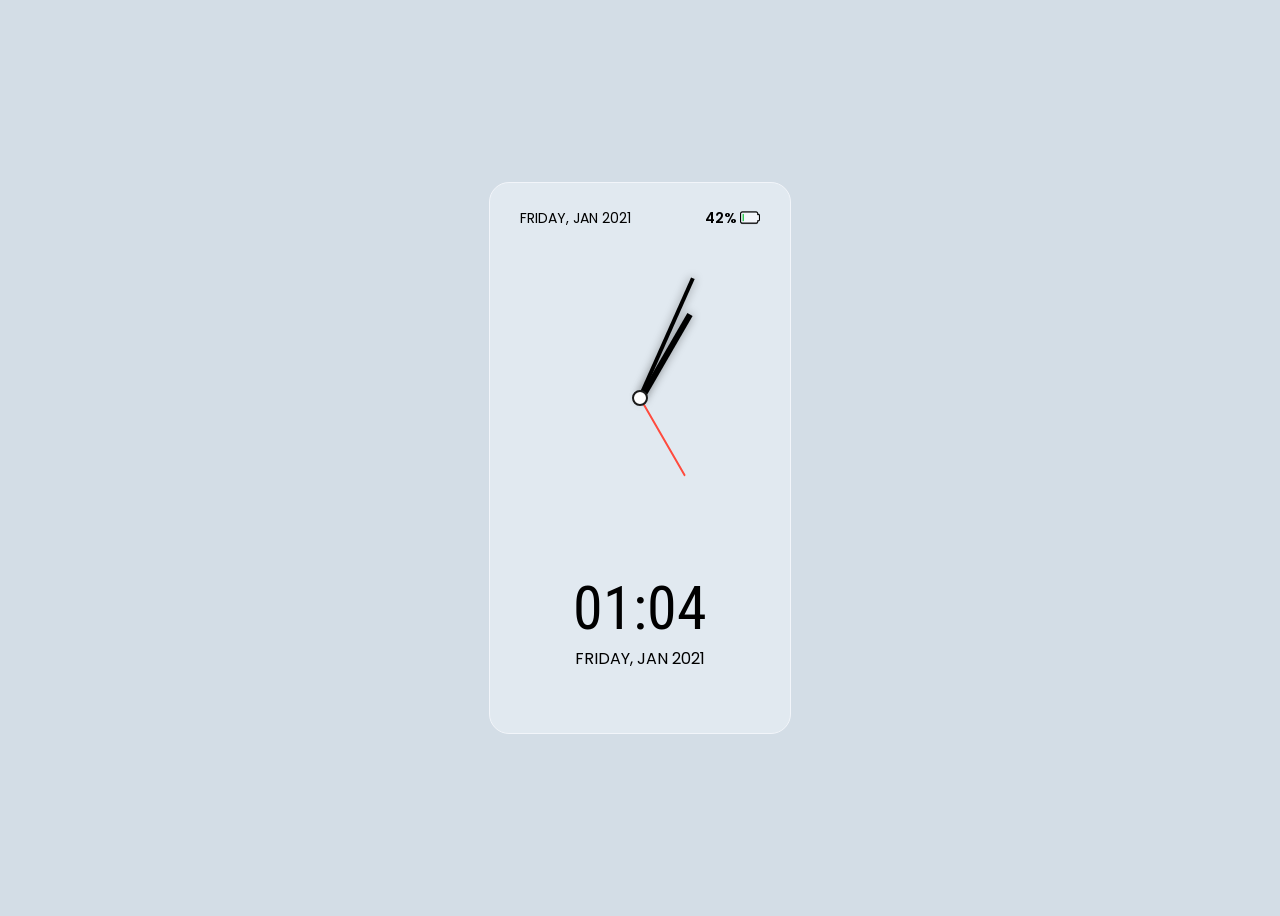
<file: The_Glassmorphism_Analog_Clock_Using_HTML,_CSS_and_JavaScript/index.html>
<!DOCTYPE html>
<html lang="en">
<head>
    <meta charset="UTF-8">
    <meta name="viewport" content="width=device-width, initial-scale=1.0">
    <title>Document</title>
    <link rel="preconnect" href="https://fonts.gstatic.com">
    <link href="https://fonts.googleapis.com/css2?family=Poppins:wght@300;400;500;600&display=swap" rel="stylesheet">
    <link href="https://fonts.googleapis.com/css2?family=Roboto+Condensed:wght@400;700&display=swap" rel="stylesheet">    
<link rel="stylesheet" href="style.css">
</head>
<body>
    <div class="card">
        <div class="top-menu">
            <h3>Friday, Jan 2021</h3>
            <div class="battery">
                <span>42%</span>
                <img src="low.png" alt="">
            </div>
        </div>
        <div class="clock">
            <div class="wrap">
              <span class="hour"></span>
              <span class="minute"></span>
              <span class="second"></span>
              <span class="dot"></span>
            </div>
            <div class="timing">
                <span>
                    <span class="hours"></span>:<span class="mins"></span>
                </span>
                <p>FRIDAY, JAN 2021</p>
            </div>
        </div>
    </div>
    
    <script src="main.js"></script>
</body>
</html>
</file>
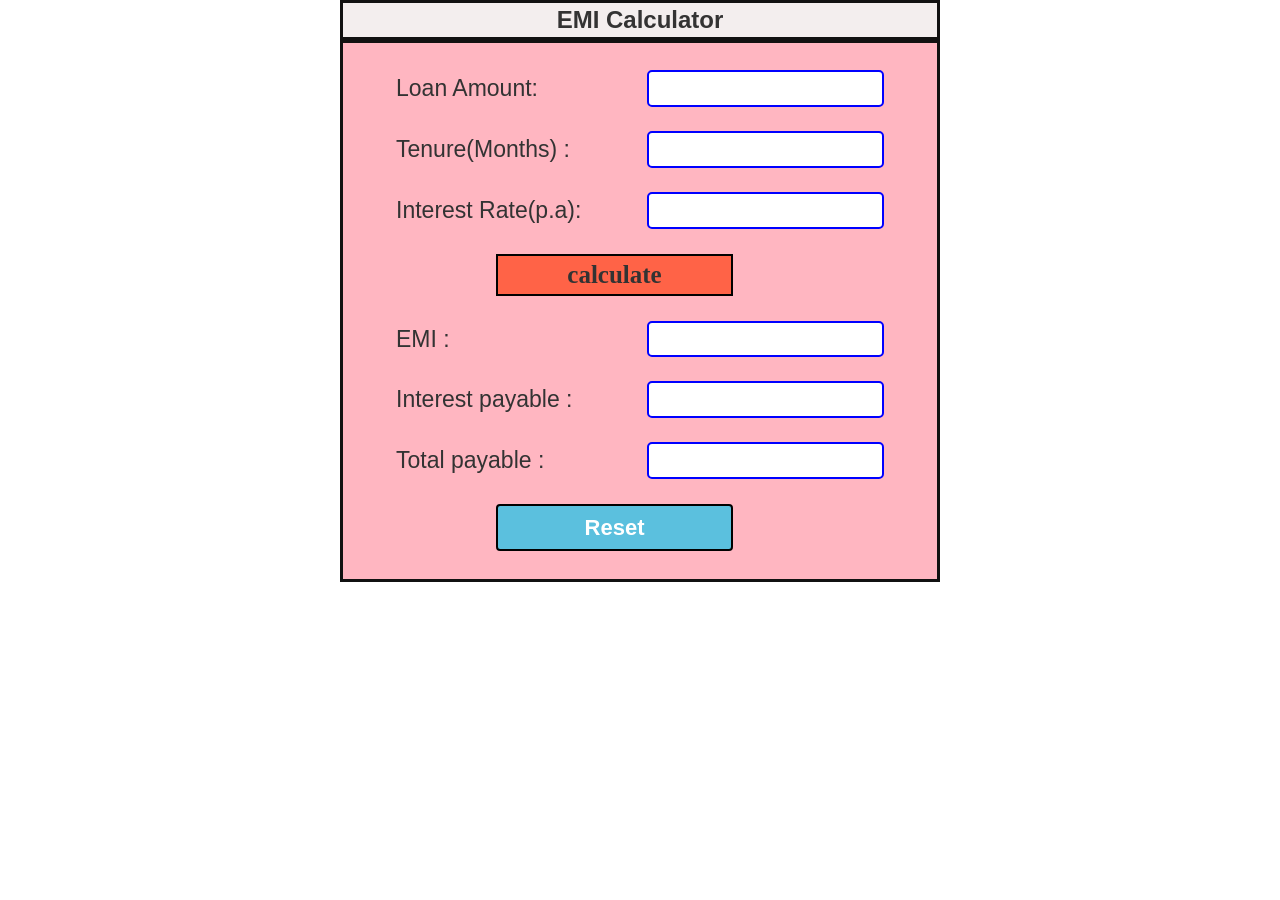
<file: Web Emi cal/index.html>
<!DOCTYPE html>
<html>
<head>
  <link rel="stylesheet" href="https://maxcdn.bootstrapcdn.com/bootstrap/3.4.1/css/bootstrap.min.css">
  <link rel="stylesheet" href="style.css">
</head>
<body>
<div id=outer>
          <div class=b> EMI Calculator</div>
        <div id=cover>
            <form>
                <table class=main>
              <tr>
                <td>Loan Amount: </td>
                 <td><input type="number" id="loan1"> </td>
              </tr>
              <tr>
              <td>Tenure(Months) : </td>
             <td> <input type="number" id="months1"> </td>
             </tr>
              <tr>
                <td> Interest Rate(p.a): </td>
                  <td> <input type="number"  id="rate1"> </td>
              </tr>
           <td><button type=button id="cal" onclick="emi()"> calculate </button> </td>
            </tr>
                  <tr>
                        <td>EMI  :
                        <td><input id="pay1">
                    <tr>
                        <td>Interest payable  :
                        <td><input id="tintt1">
                    <tr>
                        <td>Total payable  :
                        <td><input id="gt1">
                            
                    <tr>
                        <td><button class="btn btn-info" type=reset>Reset</button>
                    </tr>
                </table>
            </form>
            </div>
            </div>
          <script href="emi.js">    </script>
</body>
</html>
</file>
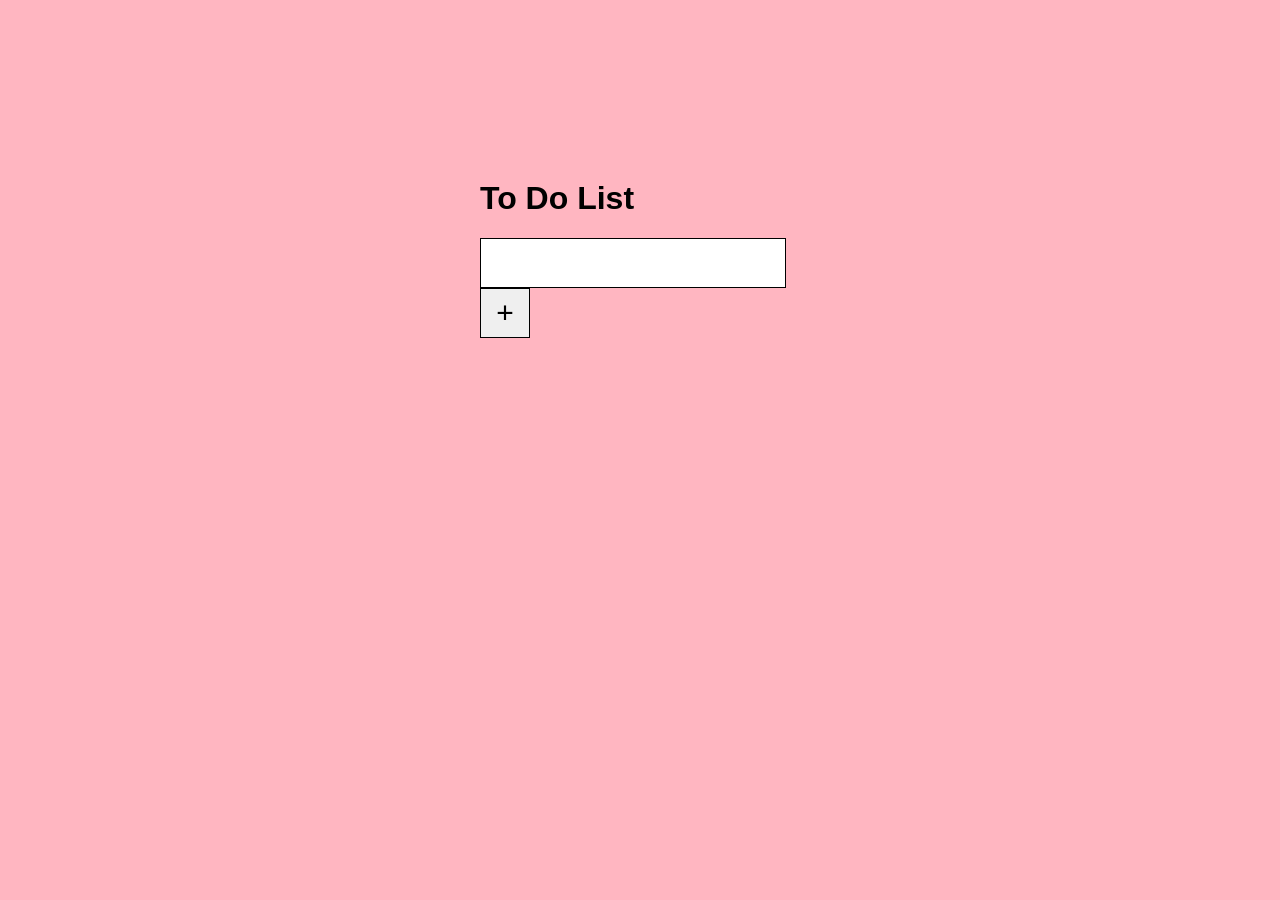
<file: To-do-list/to-dolist.html>
<!DOCTYPE html>
<html lang="en">
<head>
    <meta charset="UTF-8">
    <meta name="viewport" content="width=device-width, initial-scale=1.0">
    <link rel="stylesheet" href="style.css">
    <title>To Do List</title>
</head>
<body>
    <h1>To Do List</h1>
    <div class="container">
        <input id="inputField" type="text"><button id="addToDo">+</button>
        <div class="to-dos" id="toDoContainer">
        </div>
    </div>
    <script src="main.js"></script>
</body>
</html>
</file>
<file: The_Glassmorphism_Analog_Clock_Using_HTML,_CSS_and_JavaScript/style.css>
body {
    display: flex;
    align-items: center;
    justify-content: center;
    height: 100vh;
    background: #D3DDE6;
    font-family: 'Poppins', sans-serif;
}
.top-menu{
    display: flex;
    justify-content: space-between;
    padding: 10px 30px;
    align-items: center;
}
.top-menu h3{
    font-size: 14px;
    font-weight: 400;
    margin-top: 15px;
    color: #000000;
    text-transform: uppercase;
}
.battery{
    display: flex;
    justify-content: center;
    align-items: center;
}
.battery span{
    font-size: 14px;
    font-weight: 600;
    margin-right: 3px;
}
.battery img{
    width: 20px;
}
.card{
    width: 300px;
    height: 550px;
    background-color: rgba(242, 245, 250, 0.452);
    border: 1px solid #F2F5FA;
    border-radius: 20px;
    position: relative;
    display: flex;
    flex-direction: column;
}
.wrap {
    overflow: hidden;
    position: relative;
    width: 300px;
    height: 350px;
    border-radius: 100%;
    margin-top: -30px;
}
.minute,
.hour {
    position: absolute;
    height: 100px;
    width: 6px;
    margin: auto;
    top: -27%;
    left: 0;
    bottom: 0;
    right: 0;
    background: black;
    transform-origin: bottom center;
    transform: rotate(0deg);
    box-shadow: 0 0 10px 0 rgba(0, 0, 0, 0.4);
    z-index: 1;
} 
.minute {
    position: absolute;
    height: 130px;
    width: 4px;
    top: -38%;
    left: 0;
    box-shadow: 0 0 10px 0 rgba(0, 0, 0, 0.4);
    transform: rotate(90deg);
}
.second {
    position: absolute;
    height: 90px;
    width: 2px;
    margin: auto;
    top: -26%;
    left: 0;
    bottom: 0;
    right: 0;
    border-radius: 4px;
    background: #FF4B3E;
    transform-origin: bottom center;
    transform: rotate(180deg);
    z-index: 1;
}
.dot {
    position: absolute;
    top: 0;
    left: 0;
    right: 0;
    bottom: 0;
    width: 12px;
    height: 12px;
    border-radius: 100px;
    background: white;
    border: 2px solid #1b1b1b;
    border-radius: 100px;
    margin: auto;
    z-index: 1;
}
.timing{
    text-align: center;
}
.timing span{
    font-size: 60px;
    font-family: 'Roboto Condensed', sans-serif;
}
.timing p{
    margin-top: 2px;
}
</file>
<file: Web Emi cal/style.css>
#outer {
    width: 110%;
    max-width: 600px;
    background: rgb(243, 238, 238);
    margin: 0 auto;
}

#cover {
    border: 3px solid #111;
    padding: 15px 30px;
    background-color: lightpink;
}

.main {
    table-layout: fixed;
    width: 94%;
    border: 0;
    border-collapse: collapse;
    margin: 0 auto;
    font-size: 23px;
}

.main td {
    padding: 10px 7px;
    font-size: 23px;
    vertical-align: middle;
   
}

.main input {
    width: 100%;
    border: 1px solid #ccc;
    margin: 2px 0;
    font-size: 23px;
    border-radius: 5px;
    border:2.1px solid blue;
    padding: 0 2%;
    
    text-align: center;
}


.b {
    font-size: 24px;
    border: 3px solid #111;
    font-weight: bold;
    text-align: center;
}

.main select {
    width: 100%;
    border: 1px solid #ccc;
    margin: 2px 0;
    background: #fff;
    height: 22px
}

.w50 {
    width: 50%
}

.main button {
    width: 100%;
    font-size: 22px;
    font-weight: bold;
    margin: 3px 100px;
    border: 2px solid black;
}

/*.main tr:hover {background-color: cyan;}*/
.main th{
  padding-top: 15px;
  padding-bottom: 15px;
  text-align: center;
  background-color: lightpink;
  color: Black;
}

#cal
{
  background-color : Tomato;
   font-size: 25px;
   font-weight:bold;
   font-family: "cursive";
   border: 2px solid black;
   margin: 3px 100px;
}
</file>
<file: To-do-list/style.css>
@charset "ISO-8859-1";
html, body {
    width: 50%;
    margin:90px auto;
    font-family: Arial, Helvetica, sans-serif;
    background-color: lightpink;
}

.container {
    width: 350px;
}

#inputField {
    width: 300px;
    height: 46px;
    border-width: 0;
    border: 1px solid black;
    outline: none;
    font-size: 25px;
    vertical-align: middle;
}

#addToDo {
    height: 50px;
    width: 50px;
    border: 1px solid black;
    vertical-align: middle;
    font-size: 30px;
}

.paragraph-styling {
    margin: 0;
    cursor: pointer;
    font-size: 20px;
}

.to-dos {
    margin-top: 25px;
}
</file>
